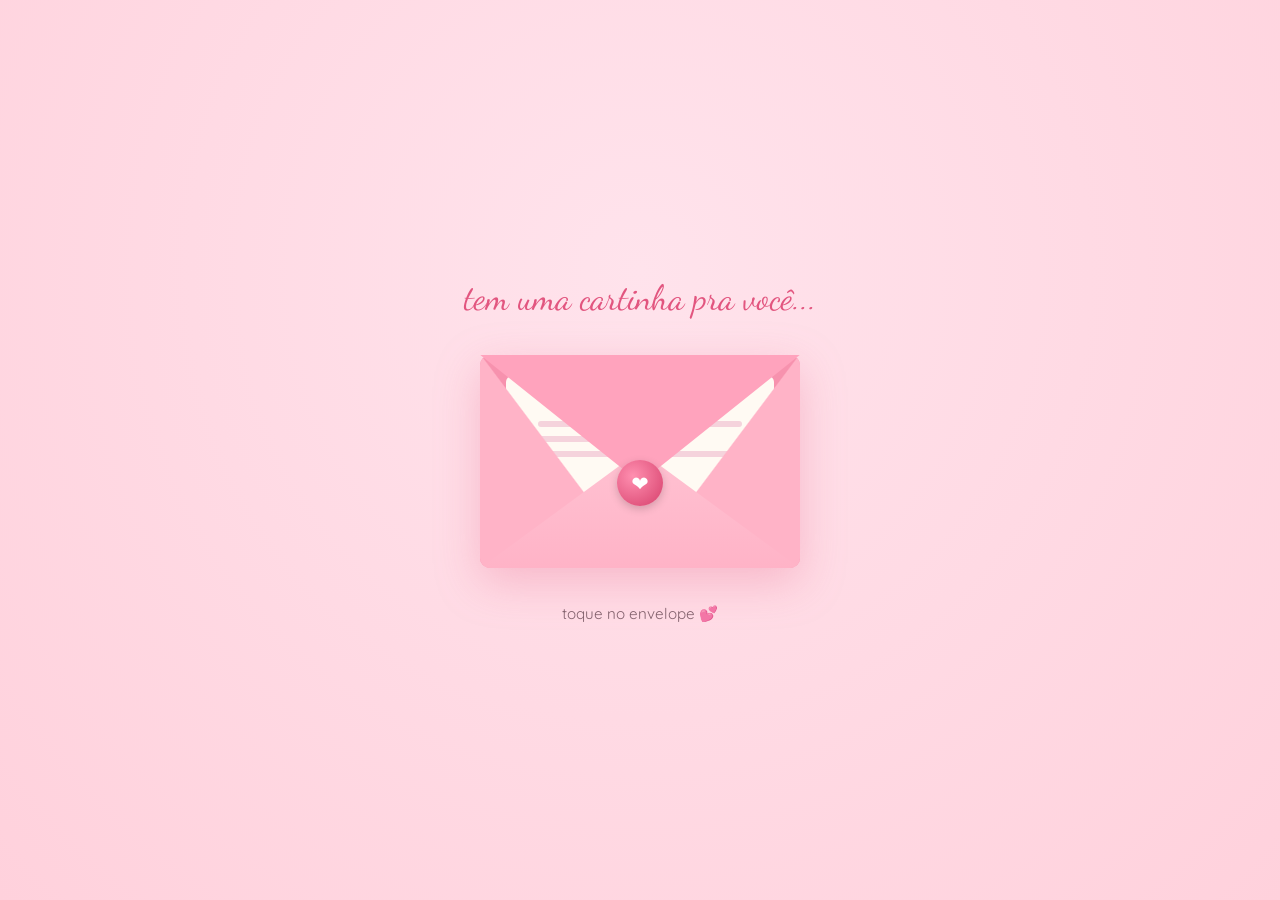
<file: index.html>
<!doctype html>
<html lang="pt-BR">
<head>
  <meta charset="utf-8">
  <meta name="viewport" content="width=device-width, initial-scale=1, viewport-fit=cover">
  <meta name="theme-color" content="#ffd6e0">
  <title>Uma cartinha pra você 💌</title>
  <link rel="icon" href="data:image/svg+xml,<svg xmlns='http://www.w3.org/2000/svg' viewBox='0 0 100 100'><text y='.9em' font-size='90'>💌</text></svg>">
  <link rel="preconnect" href="https://fonts.googleapis.com">
  <link rel="preconnect" href="https://fonts.gstatic.com" crossorigin>
  <link href="https://fonts.googleapis.com/css2?family=Dancing+Script:wght@600;700&family=Quicksand:wght@400;500;600&display=swap" rel="stylesheet">
  <link rel="stylesheet" href="style.css">
</head>
<body>
  <!-- corações flutuando no fundo -->
  <div class="hearts-bg" aria-hidden="true"></div>

  <!-- TELA 1: envelope -->
  <main class="stage" id="stage">
    <p class="hint" id="hint">tem uma cartinha pra você...</p>

    <button class="envelope" id="envelope" aria-label="Abrir a cartinha">
      <span class="env-back"></span>
      <span class="letter-peek">
        <span class="peek-line"></span>
        <span class="peek-line short"></span>
        <span class="peek-line"></span>
      </span>
      <span class="env-front"></span>
      <span class="env-flap"></span>
      <span class="seal">❤</span>
    </button>

    <p class="tap" id="tap">toque no envelope 💕</p>
  </main>

  <!-- TELA 2: a carta -->
  <section class="letter" id="letter" aria-live="polite">
    <div class="paper">
      <h1 class="to" id="to"></h1>
      <div class="body" id="body"></div>
      <p class="sign" id="sign"></p>

      <div class="question" id="question">
        <p class="q-text" id="qText"></p>
        <div class="q-buttons">
          <button class="btn yes" id="yes"></button>
          <button class="btn no" id="no"></button>
        </div>
      </div>
    </div>
  </section>

  <!-- TELA 3: resposta "sim" -->
  <section class="final" id="final">
    <div class="final-card">
      <div class="big-heart">💖</div>
      <h2 id="finalTitle"></h2>
      <p id="finalText"></p>
    </div>
  </section>

  <script src="config.js"></script>
  <script src="script.js"></script>
</body>
</html>
</file>
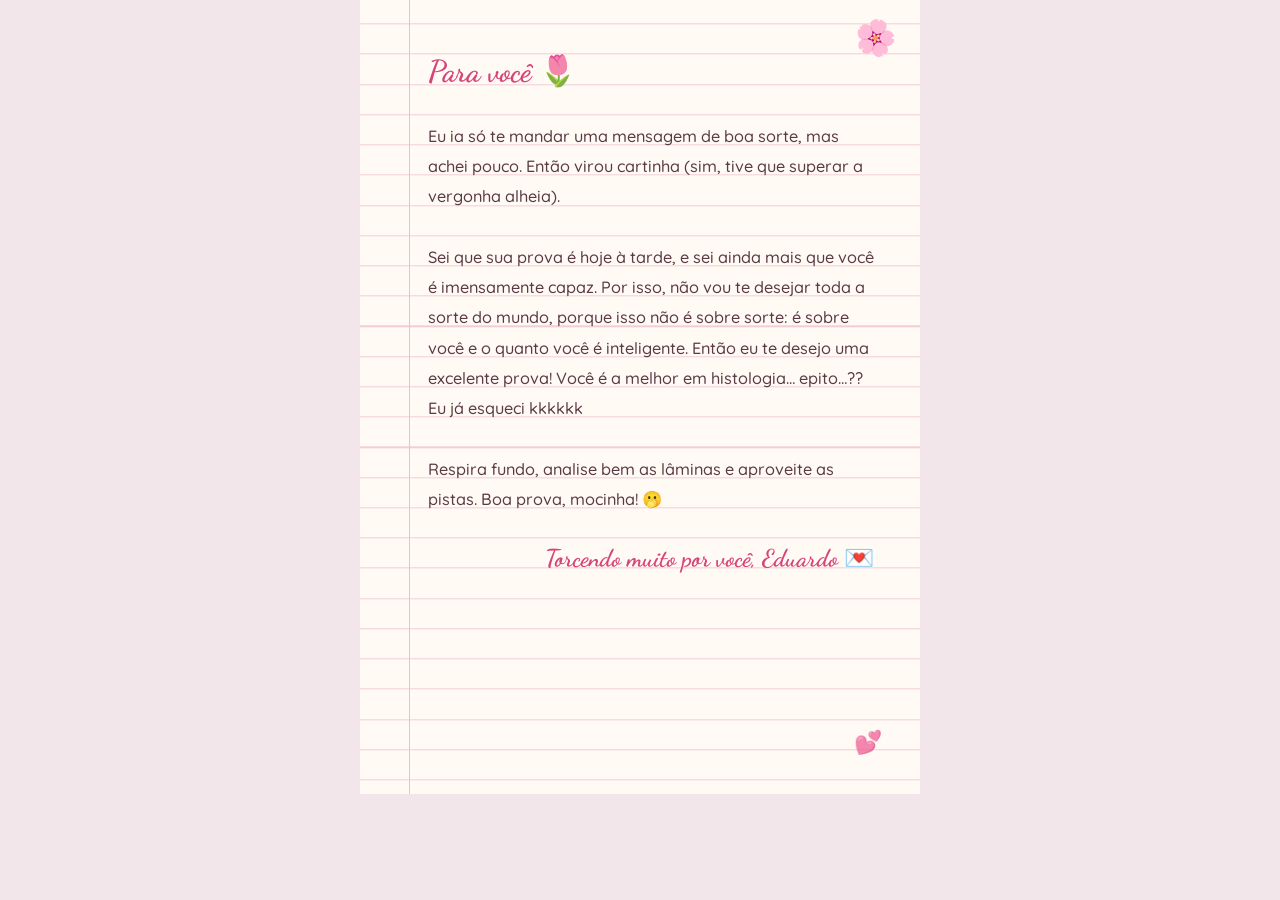
<file: carta-a5.html>
<!doctype html>
<html lang="pt-BR">
<head>
<meta charset="utf-8">
<meta name="viewport" content="width=device-width, initial-scale=1">
<title>Carta A5 pra imprimir 💌</title>
<style>
@font-face { font-family: "Dancing Script"; font-weight: 700; src: url([data-uri]) format("woff2"); }
@font-face { font-family: "Quicksand"; font-weight: 500; src: url([data-uri]) format("woff2"); }
@page { size: A5; margin: 0; }
:root { --row: 8mm; }
* { box-sizing: border-box; margin: 0; padding: 0; }
body { font-family: "Quicksand", sans-serif; color: #5a3a46; background: #fff; -webkit-print-color-adjust: exact; print-color-adjust: exact; }
.page { width: 210mm; height: 297mm; display: flex; flex-direction: column; align-items: center; justify-content: center; gap: 5mm; }
.cut { padding: 4mm; border: 1px dashed #d9a3b5; border-radius: 5mm; position: relative; }
.cut::before { content: "✂"; position: absolute; top: -3.2mm; left: 8mm; font-size: 4.5mm; color: #d9a3b5; background: #fff; padding: 0 1mm; }
.paper {
  position: relative;
  width: 148mm; height: 210mm;
  padding: calc(var(--row) * 2) 12mm 0 18mm;
  /* linhas a cada 8mm; todo o texto anda em múltiplos de 8mm */
  background:
    linear-gradient(to right, transparent 13mm, #f7b9cb 13mm, #f7b9cb 13.35mm, transparent 13.35mm),
    repeating-linear-gradient(to bottom, transparent 0 calc(var(--row) - .3mm), #f2cdd8 calc(var(--row) - .3mm) var(--row)) 0 -1.5mm,
    #fffaf3;
  overflow: hidden;
}
.flower { position: absolute; top: 4mm; right: 6mm; font-size: 9mm; transform: rotate(15deg); }
h1 { font-family: "Dancing Script", cursive; font-weight: 700; font-size: 8mm; line-height: var(--row); color: #d6457a; margin-bottom: var(--row); position: relative; top: -1.2mm; }
p { font-size: 4.3mm; line-height: var(--row); margin-bottom: var(--row); }
.sign { font-family: "Dancing Script", cursive; font-weight: 700; font-size: 6.4mm; line-height: var(--row); color: #d6457a; text-align: right; }
.qr { position: absolute; left: 18mm; bottom: 9mm; display: flex; align-items: center; gap: 3mm; font-size: 3mm; color: #b07a8c; }
.qr div { width: 20mm; height: 20mm; padding: 1.5mm; background: #fff; border-radius: 2mm; }
.qr svg { width: 100%; height: 100%; display: block; }
.hearts { position: absolute; right: 10mm; bottom: 10mm; font-size: 6mm; opacity: .7; }
.tip { font-size: 3mm; color: #b48a99; }
@media screen { body { background: #f3e6ea; } .paper { margin: 0 auto; } }
</style>
</head>
<body>
<div class="paper">
      <span class="flower">🌸</span>
      <h1>Para você 🌷</h1>
      <p>Eu ia só te mandar uma mensagem de boa sorte, mas achei pouco. Então virou cartinha (sim, tive que superar a vergonha alheia).</p>
      <p>Sei que sua prova é hoje à tarde, e sei ainda mais que você é imensamente capaz. Por isso, não vou te desejar toda a sorte do mundo, porque isso não é sobre sorte: é sobre você e o quanto você é inteligente. Então eu te desejo uma excelente prova! Você é a melhor em histologia… epito…?? Eu já esqueci kkkkkk</p>
      <p>Respira fundo, analise bem as lâminas e aproveite as pistas. Boa prova, mocinha! 🫢</p>
      <p class="sign">Torcendo muito por você, Eduardo 💌</p>
      <span class="hearts">💕</span>
</div>
</body>
</html>
</file>
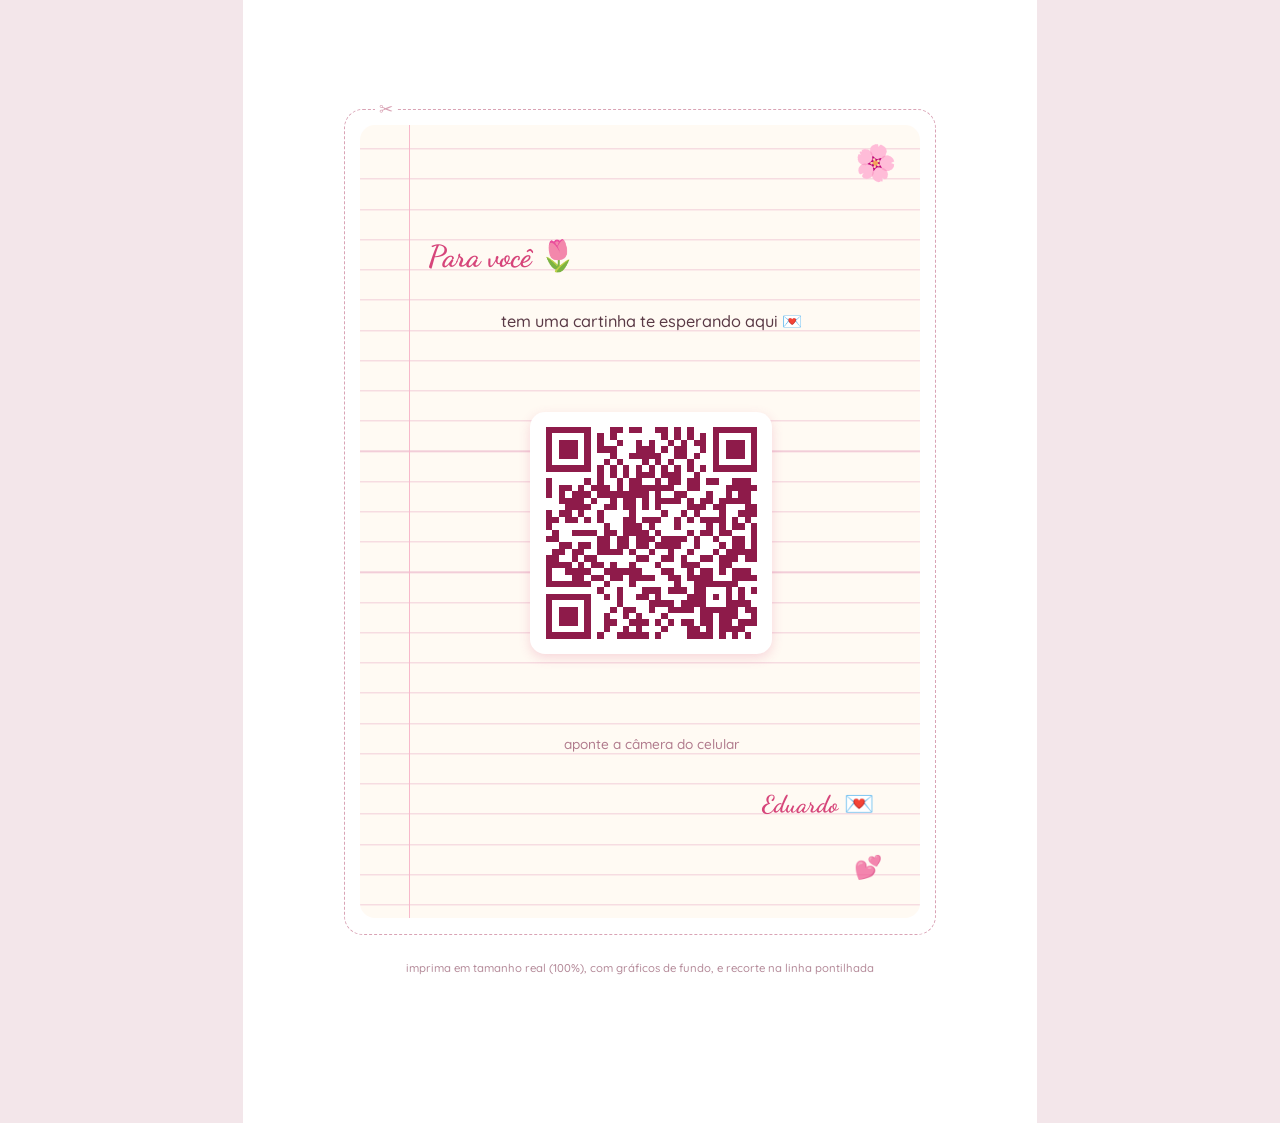
<file: carta-qr.html>
<!doctype html>
<html lang="pt-BR">
<head>
<meta charset="utf-8">
<meta name="viewport" content="width=device-width, initial-scale=1">
<title>Carta com QR pra imprimir 💌</title>
<style>
@font-face { font-family: "Dancing Script"; font-weight: 700; src: url([data-uri]) format("woff2"); }
@font-face { font-family: "Quicksand"; font-weight: 500; src: url([data-uri]) format("woff2"); }
@page { size: A4; margin: 0; }
:root { --row: 8mm; }
* { box-sizing: border-box; margin: 0; padding: 0; }
body { font-family: "Quicksand", sans-serif; color: #5a3a46; background: #fff; -webkit-print-color-adjust: exact; print-color-adjust: exact; }
.page { width: 210mm; height: 297mm; display: flex; flex-direction: column; align-items: center; justify-content: center; gap: 5mm; }
.cut { padding: 4mm; border: 1px dashed #d9a3b5; border-radius: 5mm; position: relative; }
.cut::before { content: "✂"; position: absolute; top: -3.2mm; left: 8mm; font-size: 4.5mm; color: #d9a3b5; background: #fff; padding: 0 1mm; }
.paper {
  position: relative;
  width: 148mm; height: 210mm;
  padding: calc(var(--row) * 2) 12mm 0 18mm;
  border-radius: 4mm;
  /* linhas a cada 8mm; todo o texto anda em múltiplos de 8mm */
  background:
    linear-gradient(to right, transparent 13mm, #f7b9cb 13mm, #f7b9cb 13.35mm, transparent 13.35mm),
    repeating-linear-gradient(to bottom, transparent 0 calc(var(--row) - .3mm), #f2cdd8 calc(var(--row) - .3mm) var(--row)) 0 -1.5mm,
    #fffaf3;
  overflow: hidden;
}
.flower { position: absolute; top: 4mm; right: 6mm; font-size: 9mm; transform: rotate(15deg); }
h1 { font-family: "Dancing Script", cursive; font-weight: 700; font-size: 8mm; line-height: var(--row); color: #d6457a; margin-bottom: var(--row); position: relative; top: -1.2mm; }
p { font-size: 4.3mm; line-height: var(--row); margin-bottom: var(--row); }
.sign { font-family: "Dancing Script", cursive; font-weight: 700; font-size: 6.4mm; line-height: var(--row); color: #d6457a; text-align: right; }
.qr { position: absolute; left: 18mm; bottom: 9mm; display: flex; align-items: center; gap: 3mm; font-size: 3mm; color: #b07a8c; }
.qr div { width: 20mm; height: 20mm; padding: 1.5mm; background: #fff; border-radius: 2mm; }
.qr svg { width: 100%; height: 100%; display: block; }
.center { text-align: center; }
.paper > h1 { margin-top: calc(var(--row) * 2); }
.small { font-size: 3.6mm; color: #b07a8c; }
.bigqr { display: flex; justify-content: center; height: calc(var(--row) * 11); align-items: center; margin-bottom: var(--row); }
.bigqr div { width: 64mm; height: 64mm; padding: 4mm; background: #fff; border-radius: 4mm; box-shadow: 0 1mm 3mm rgba(214, 69, 122, .2); }
.hearts { position: absolute; right: 10mm; bottom: 10mm; font-size: 6mm; opacity: .7; }
.tip { font-size: 3mm; color: #b48a99; }
@media screen { body { background: #f3e6ea; } .page { margin: 0 auto; background: #fff; } }
</style>
</head>
<body>
<div class="page">
  <div class="cut">
    <div class="paper">
      <span class="flower">🌸</span>
      <h1>Para você 🌷</h1>
      <p class="center">tem uma cartinha te esperando aqui 💌</p>
      <div class="bigqr"><div><svg xmlns="http://www.w3.org/2000/svg" viewBox="0 0 33 33" shape-rendering="crispEdges"><path stroke="#8e1b4a" d="M0 0.5h7m3 0h2m1 0h2m2 0h2m1 0h1m1 0h1m3 0h7M0 1.5h1m5 0h1m1 0h1m1 0h1m7 0h1m1 0h1m1 0h1m1 0h1m1 0h1m5 0h1M0 2.5h1m1 0h3m1 0h1m1 0h1m2 0h1m2 0h1m1 0h1m2 0h1m1 0h1m1 0h2m1 0h1m1 0h3m1 0h1M0 3.5h1m1 0h3m1 0h1m1 0h3m3 0h3m1 0h1m1 0h2m2 0h1m1 0h1m1 0h3m1 0h1M0 4.5h1m1 0h3m1 0h1m3 0h1m2 0h5m2 0h2m1 0h1m2 0h1m1 0h3m1 0h1M0 5.5h1m5 0h1m2 0h1m1 0h1m3 0h1m1 0h1m1 0h1m2 0h1m3 0h1m5 0h1M0 6.5h7m1 0h1m1 0h1m1 0h1m1 0h1m1 0h1m1 0h1m1 0h1m1 0h1m1 0h1m1 0h7M8 7.5h1m1 0h1m1 0h1m1 0h3m1 0h3m2 0h1M0 8.5h1m5 0h1m1 0h1m2 0h1m1 0h2m2 0h1m1 0h2m1 0h2m1 0h2m2 0h3M0 9.5h1m1 0h2m1 0h1m1 0h3m1 0h1m1 0h7m2 0h2m4 0h5M0 10.5h1m1 0h1m1 0h3m1 0h8m1 0h1m2 0h2m3 0h1m2 0h1m1 0h2M2 11.5h4m1 0h1m2 0h1m1 0h2m1 0h1m1 0h4m1 0h1m1 0h2m1 0h5M3 12.5h4m2 0h2m1 0h2m1 0h1m1 0h1m4 0h3m1 0h2m3 0h2M0 13.5h1m1 0h2m1 0h1m2 0h1m4 0h1m4 0h1m2 0h1m1 0h1m3 0h1m2 0h3M0 14.5h2m1 0h2m1 0h1m1 0h1m3 0h2m1 0h3m2 0h1m1 0h1m1 0h4m1 0h1m1 0h1M0 15.5h1m8 0h1m2 0h3m1 0h1m3 0h1m4 0h1m1 0h1m1 0h2m1 0h1M1 16.5h1m2 0h4m1 0h2m1 0h4m1 0h1m4 0h1m1 0h2m1 0h2m3 0h1M0 17.5h2m6 0h2m1 0h2m1 0h3m1 0h4m1 0h1m2 0h1m2 0h2m1 0h1M2 18.5h2m1 0h2m1 0h2m1 0h2m1 0h2m1 0h4m2 0h1m3 0h1m1 0h2m1 0h1M1 19.5h2m1 0h2m2 0h4m1 0h1m2 0h1m2 0h1m2 0h1m3 0h1m1 0h5M0 20.5h2m2 0h1m1 0h2m6 0h2m2 0h2m1 0h1m2 0h2m1 0h3m1 0h2M0 21.5h4m1 0h1m1 0h2m1 0h1m2 0h1m3 0h1m3 0h3m3 0h2M0 22.5h1m2 0h4m2 0h6m3 0h2m2 0h1m1 0h2m1 0h1m1 0h3M0 23.5h1m3 0h2m1 0h2m1 0h2m1 0h4m2 0h2m1 0h4m3 0h4M0 24.5h7m2 0h1m3 0h1m6 0h1m2 0h7M8 25.5h1m2 0h1m3 0h3m1 0h3m1 0h2m3 0h1m1 0h1m1 0h1M0 26.5h7m2 0h1m1 0h1m2 0h2m1 0h1m4 0h3m1 0h1m1 0h1m1 0h1M0 27.5h1m5 0h1m4 0h1m4 0h4m1 0h4m3 0h4M0 28.5h1m1 0h3m1 0h1m3 0h1m1 0h2m2 0h1m2 0h4m1 0h6m1 0h2M0 29.5h1m1 0h3m1 0h1m2 0h1m2 0h1m1 0h1m3 0h1m5 0h2m1 0h3m2 0h1M0 30.5h1m1 0h3m1 0h1m2 0h2m2 0h3m1 0h1m1 0h1m1 0h2m1 0h2m1 0h2m1 0h3M0 31.5h1m5 0h1m2 0h1m2 0h1m1 0h1m3 0h1m3 0h2m1 0h1m1 0h4M0 32.5h7m1 0h1m2 0h5m1 0h1m4 0h4m1 0h1m1 0h1m1 0h1"/></svg>
</div></div>
      <p class="center small">aponte a câmera do celular</p>
      <p class="sign">Eduardo 💌</p>
      <span class="hearts">💕</span>
    </div>
  </div>
  <p class="tip">imprima em tamanho real (100%), com gráficos de fundo, e recorte na linha pontilhada</p>
</div>
</body>
</html>
</file>
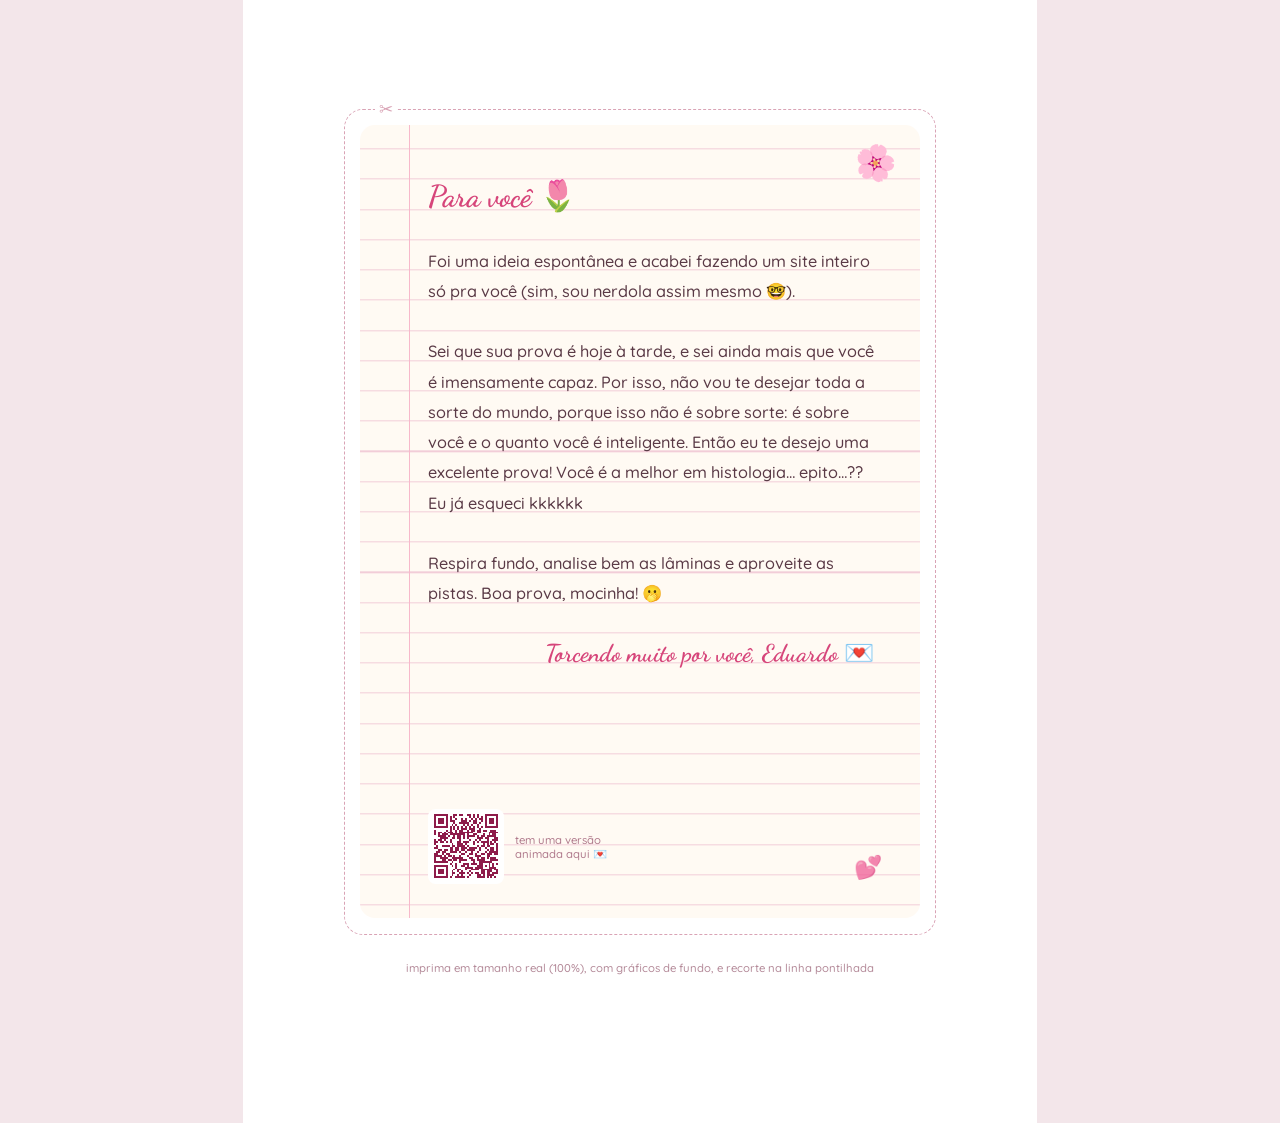
<file: carta.html>
<!doctype html>
<html lang="pt-BR">
<head>
<meta charset="utf-8">
<meta name="viewport" content="width=device-width, initial-scale=1">
<title>Carta pra imprimir 💌</title>
<style>
@font-face { font-family: "Dancing Script"; font-weight: 700; src: url([data-uri]) format("woff2"); }
@font-face { font-family: "Quicksand"; font-weight: 500; src: url([data-uri]) format("woff2"); }
@page { size: A4; margin: 0; }
:root { --row: 8mm; }
* { box-sizing: border-box; margin: 0; padding: 0; }
body { font-family: "Quicksand", sans-serif; color: #5a3a46; background: #fff; -webkit-print-color-adjust: exact; print-color-adjust: exact; }
.page { width: 210mm; height: 297mm; display: flex; flex-direction: column; align-items: center; justify-content: center; gap: 5mm; }
.cut { padding: 4mm; border: 1px dashed #d9a3b5; border-radius: 5mm; position: relative; }
.cut::before { content: "✂"; position: absolute; top: -3.2mm; left: 8mm; font-size: 4.5mm; color: #d9a3b5; background: #fff; padding: 0 1mm; }
.paper {
  position: relative;
  width: 148mm; height: 210mm;
  padding: calc(var(--row) * 2) 12mm 0 18mm;
  border-radius: 4mm;
  /* linhas a cada 8mm; todo o texto anda em múltiplos de 8mm */
  background:
    linear-gradient(to right, transparent 13mm, #f7b9cb 13mm, #f7b9cb 13.35mm, transparent 13.35mm),
    repeating-linear-gradient(to bottom, transparent 0 calc(var(--row) - .3mm), #f2cdd8 calc(var(--row) - .3mm) var(--row)) 0 -1.5mm,
    #fffaf3;
  overflow: hidden;
}
.flower { position: absolute; top: 4mm; right: 6mm; font-size: 9mm; transform: rotate(15deg); }
h1 { font-family: "Dancing Script", cursive; font-weight: 700; font-size: 8mm; line-height: var(--row); color: #d6457a; margin-bottom: var(--row); position: relative; top: -1.2mm; }
p { font-size: 4.3mm; line-height: var(--row); margin-bottom: var(--row); }
.sign { font-family: "Dancing Script", cursive; font-weight: 700; font-size: 6.4mm; line-height: var(--row); color: #d6457a; text-align: right; }
.qr { position: absolute; left: 18mm; bottom: 9mm; display: flex; align-items: center; gap: 3mm; font-size: 3mm; color: #b07a8c; }
.qr div { width: 20mm; height: 20mm; padding: 1.5mm; background: #fff; border-radius: 2mm; }
.qr svg { width: 100%; height: 100%; display: block; }
.hearts { position: absolute; right: 10mm; bottom: 10mm; font-size: 6mm; opacity: .7; }
.tip { font-size: 3mm; color: #b48a99; }
@media screen { body { background: #f3e6ea; } .page { margin: 0 auto; background: #fff; } }
</style>
</head>
<body>
<div class="page">
  <div class="cut">
    <div class="paper">
      <span class="flower">🌸</span>
      <h1>Para você 🌷</h1>
      <p>Foi uma ideia espontânea e acabei fazendo um site inteiro só pra você (sim, sou nerdola assim mesmo 🤓).</p>
      <p>Sei que sua prova é hoje à tarde, e sei ainda mais que você é imensamente capaz. Por isso, não vou te desejar toda a sorte do mundo, porque isso não é sobre sorte: é sobre você e o quanto você é inteligente. Então eu te desejo uma excelente prova! Você é a melhor em histologia… epito…?? Eu já esqueci kkkkkk</p>
      <p>Respira fundo, analise bem as lâminas e aproveite as pistas. Boa prova, mocinha! 🫢</p>
      <p class="sign">Torcendo muito por você, Eduardo 💌</p>
      <div class="qr"><div><svg xmlns="http://www.w3.org/2000/svg" viewBox="0 0 33 33" shape-rendering="crispEdges"><path stroke="#8e1b4a" d="M0 0.5h7m3 0h2m1 0h2m2 0h2m1 0h1m1 0h1m3 0h7M0 1.5h1m5 0h1m1 0h1m1 0h1m7 0h1m1 0h1m1 0h1m1 0h1m1 0h1m5 0h1M0 2.5h1m1 0h3m1 0h1m1 0h1m2 0h1m2 0h1m1 0h1m2 0h1m1 0h1m1 0h2m1 0h1m1 0h3m1 0h1M0 3.5h1m1 0h3m1 0h1m1 0h3m3 0h3m1 0h1m1 0h2m2 0h1m1 0h1m1 0h3m1 0h1M0 4.5h1m1 0h3m1 0h1m3 0h1m2 0h5m2 0h2m1 0h1m2 0h1m1 0h3m1 0h1M0 5.5h1m5 0h1m2 0h1m1 0h1m3 0h1m1 0h1m1 0h1m2 0h1m3 0h1m5 0h1M0 6.5h7m1 0h1m1 0h1m1 0h1m1 0h1m1 0h1m1 0h1m1 0h1m1 0h1m1 0h1m1 0h7M8 7.5h1m1 0h1m1 0h1m1 0h3m1 0h3m2 0h1M0 8.5h1m5 0h1m1 0h1m2 0h1m1 0h2m2 0h1m1 0h2m1 0h2m1 0h2m2 0h3M0 9.5h1m1 0h2m1 0h1m1 0h3m1 0h1m1 0h7m2 0h2m4 0h5M0 10.5h1m1 0h1m1 0h3m1 0h8m1 0h1m2 0h2m3 0h1m2 0h1m1 0h2M2 11.5h4m1 0h1m2 0h1m1 0h2m1 0h1m1 0h4m1 0h1m1 0h2m1 0h5M3 12.5h4m2 0h2m1 0h2m1 0h1m1 0h1m4 0h3m1 0h2m3 0h2M0 13.5h1m1 0h2m1 0h1m2 0h1m4 0h1m4 0h1m2 0h1m1 0h1m3 0h1m2 0h3M0 14.5h2m1 0h2m1 0h1m1 0h1m3 0h2m1 0h3m2 0h1m1 0h1m1 0h4m1 0h1m1 0h1M0 15.5h1m8 0h1m2 0h3m1 0h1m3 0h1m4 0h1m1 0h1m1 0h2m1 0h1M1 16.5h1m2 0h4m1 0h2m1 0h4m1 0h1m4 0h1m1 0h2m1 0h2m3 0h1M0 17.5h2m6 0h2m1 0h2m1 0h3m1 0h4m1 0h1m2 0h1m2 0h2m1 0h1M2 18.5h2m1 0h2m1 0h2m1 0h2m1 0h2m1 0h4m2 0h1m3 0h1m1 0h2m1 0h1M1 19.5h2m1 0h2m2 0h4m1 0h1m2 0h1m2 0h1m2 0h1m3 0h1m1 0h5M0 20.5h2m2 0h1m1 0h2m6 0h2m2 0h2m1 0h1m2 0h2m1 0h3m1 0h2M0 21.5h4m1 0h1m1 0h2m1 0h1m2 0h1m3 0h1m3 0h3m3 0h2M0 22.5h1m2 0h4m2 0h6m3 0h2m2 0h1m1 0h2m1 0h1m1 0h3M0 23.5h1m3 0h2m1 0h2m1 0h2m1 0h4m2 0h2m1 0h4m3 0h4M0 24.5h7m2 0h1m3 0h1m6 0h1m2 0h7M8 25.5h1m2 0h1m3 0h3m1 0h3m1 0h2m3 0h1m1 0h1m1 0h1M0 26.5h7m2 0h1m1 0h1m2 0h2m1 0h1m4 0h3m1 0h1m1 0h1m1 0h1M0 27.5h1m5 0h1m4 0h1m4 0h4m1 0h4m3 0h4M0 28.5h1m1 0h3m1 0h1m3 0h1m1 0h2m2 0h1m2 0h4m1 0h6m1 0h2M0 29.5h1m1 0h3m1 0h1m2 0h1m2 0h1m1 0h1m3 0h1m5 0h2m1 0h3m2 0h1M0 30.5h1m1 0h3m1 0h1m2 0h2m2 0h3m1 0h1m1 0h1m1 0h2m1 0h2m1 0h2m1 0h3M0 31.5h1m5 0h1m2 0h1m2 0h1m1 0h1m3 0h1m3 0h2m1 0h1m1 0h4M0 32.5h7m1 0h1m2 0h5m1 0h1m4 0h4m1 0h1m1 0h1m1 0h1"/></svg>
</div><span>tem uma versão<br>animada aqui 💌</span></div>
      <span class="hearts">💕</span>
    </div>
  </div>
  <p class="tip">imprima em tamanho real (100%), com gráficos de fundo, e recorte na linha pontilhada</p>
</div>
</body>
</html>
</file>
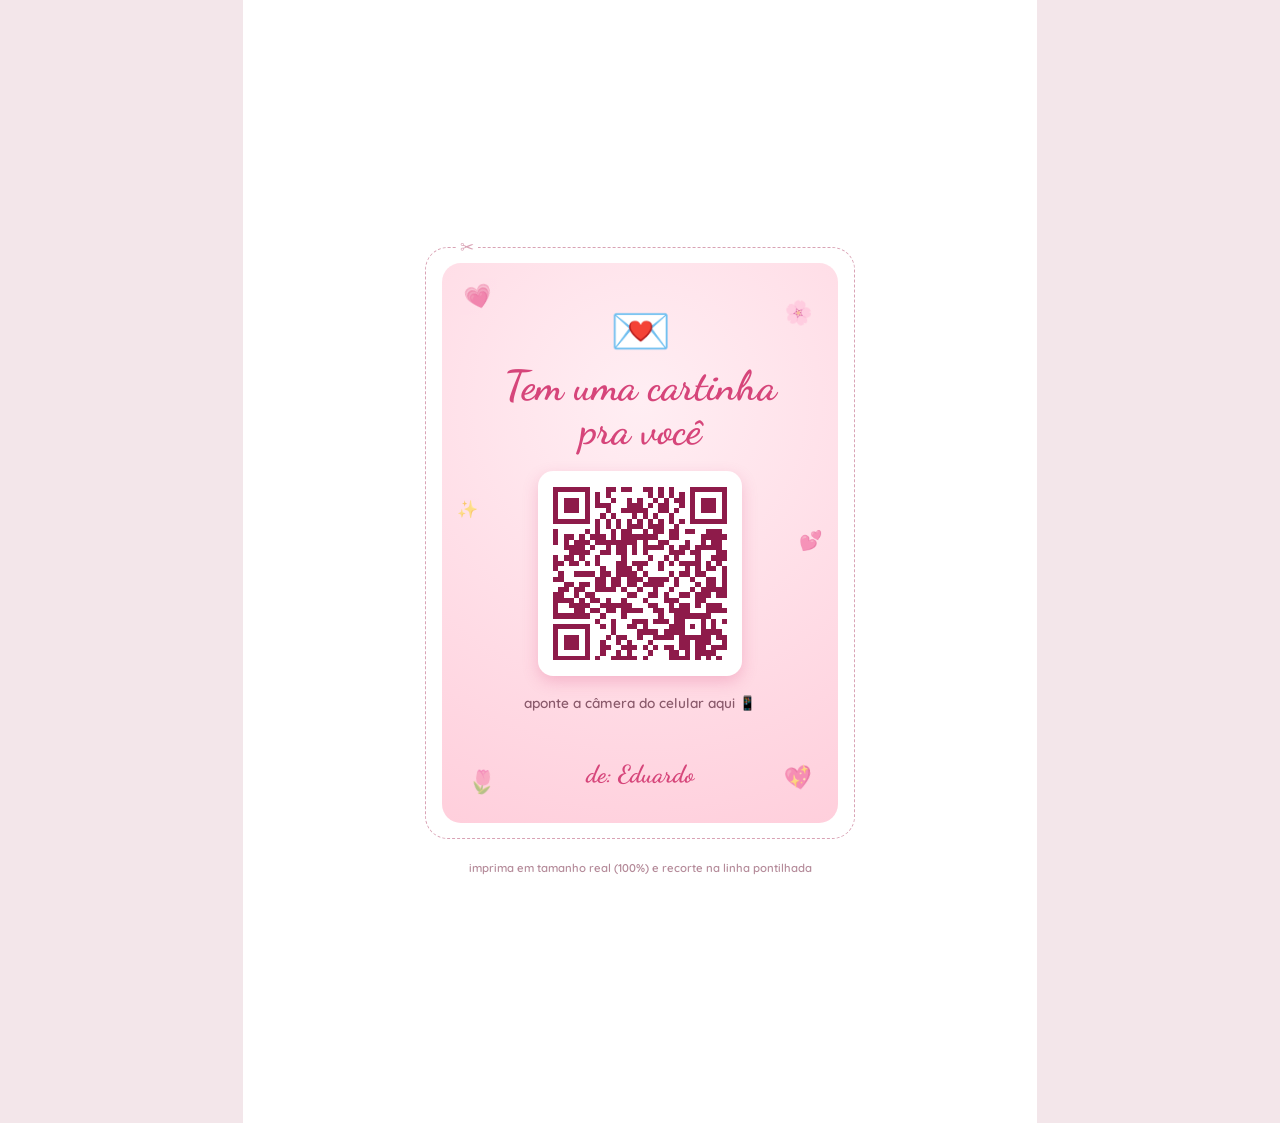
<file: cartao.html>
<!doctype html>
<html lang="pt-BR">
<head>
<meta charset="utf-8">
<meta name="viewport" content="width=device-width, initial-scale=1">
<title>Cartão pra imprimir 💌</title>
<style>
@font-face { font-family: "Dancing Script"; font-weight: 700; src: url([data-uri]) format("woff2"); }
@font-face { font-family: "Quicksand"; font-weight: 600; src: url([data-uri]) format("woff2"); }
@page { size: A4; margin: 0; }
* { box-sizing: border-box; margin: 0; padding: 0; }
html, body { background: #fff; }
body {
  font-family: "Quicksand", sans-serif;
  color: #5a3a46;
  -webkit-print-color-adjust: exact; print-color-adjust: exact;
}
.page {
  width: 210mm; height: 297mm;
  display: flex; flex-direction: column; align-items: center; justify-content: center; gap: 6mm;
}
.cut { padding: 4mm; border: 1px dashed #d9a3b5; border-radius: 6mm; position: relative; }
.cut::before { content: "✂"; position: absolute; top: -3.2mm; left: 8mm; font-size: 4.5mm; color: #d9a3b5; background: #fff; padding: 0 1mm; }
.card {
  width: 105mm; height: 148mm;
  border-radius: 5mm;
  background: radial-gradient(circle at 50% 25%, #ffeef3, #ffcfdc);
  position: relative; overflow: hidden;
  display: flex; flex-direction: column; align-items: center;
  padding: 11mm 9mm 9mm;
  text-align: center;
}
.deco { position: absolute; font-size: 6mm; opacity: .55; }
.envelope { font-size: 13mm; line-height: 1; }
h1 {
  font-family: "Dancing Script", cursive; font-weight: 700;
  font-size: 11mm; line-height: 1.05;
  color: #d6457a;
  margin: 3mm 0 5mm;
}
.qr {
  width: 54mm; height: 54mm;
  padding: 4mm;
  background: #fff;
  border-radius: 4mm;
  box-shadow: 0 1.5mm 4mm rgba(214, 69, 122, .25);
}
.qr svg { width: 100%; height: 100%; display: block; }
.how { margin-top: 5mm; font-size: 3.6mm; font-weight: 600; color: #8a5a6b; }
.sign {
  margin-top: auto;
  font-family: "Dancing Script", cursive; font-weight: 700;
  font-size: 6.5mm; color: #d6457a;
}
.tip { font-size: 3mm; color: #b48a99; }
@media screen { body { background: #f3e6ea; } .page { margin: 0 auto; background: #fff; } }
</style>
</head>
<body>
<div class="page">
  <div class="cut">
    <div class="card">
      <span class="deco" style="top:5mm;left:6mm;transform:rotate(-15deg)">💗</span>
      <span class="deco" style="top:9mm;right:7mm;transform:rotate(12deg)">🌸</span>
      <span class="deco" style="top:62mm;left:4mm;font-size:4.5mm">✨</span>
      <span class="deco" style="top:70mm;right:4mm;font-size:5mm">💕</span>
      <span class="deco" style="bottom:7mm;left:7mm;transform:rotate(10deg)">🌷</span>
      <span class="deco" style="bottom:8mm;right:7mm;transform:rotate(-10deg)">💖</span>

      <div class="envelope">💌</div>
      <h1>Tem uma cartinha<br>pra você</h1>
      <div class="qr"><svg xmlns="http://www.w3.org/2000/svg" viewBox="0 0 33 33" shape-rendering="crispEdges"><path stroke="#8e1b4a" d="M0 0.5h7m3 0h2m1 0h2m2 0h2m1 0h1m1 0h1m3 0h7M0 1.5h1m5 0h1m1 0h1m1 0h1m7 0h1m1 0h1m1 0h1m1 0h1m1 0h1m5 0h1M0 2.5h1m1 0h3m1 0h1m1 0h1m2 0h1m2 0h1m1 0h1m2 0h1m1 0h1m1 0h2m1 0h1m1 0h3m1 0h1M0 3.5h1m1 0h3m1 0h1m1 0h3m3 0h3m1 0h1m1 0h2m2 0h1m1 0h1m1 0h3m1 0h1M0 4.5h1m1 0h3m1 0h1m3 0h1m2 0h5m2 0h2m1 0h1m2 0h1m1 0h3m1 0h1M0 5.5h1m5 0h1m2 0h1m1 0h1m3 0h1m1 0h1m1 0h1m2 0h1m3 0h1m5 0h1M0 6.5h7m1 0h1m1 0h1m1 0h1m1 0h1m1 0h1m1 0h1m1 0h1m1 0h1m1 0h1m1 0h7M8 7.5h1m1 0h1m1 0h1m1 0h3m1 0h3m2 0h1M0 8.5h1m5 0h1m1 0h1m2 0h1m1 0h2m2 0h1m1 0h2m1 0h2m1 0h2m2 0h3M0 9.5h1m1 0h2m1 0h1m1 0h3m1 0h1m1 0h7m2 0h2m4 0h5M0 10.5h1m1 0h1m1 0h3m1 0h8m1 0h1m2 0h2m3 0h1m2 0h1m1 0h2M2 11.5h4m1 0h1m2 0h1m1 0h2m1 0h1m1 0h4m1 0h1m1 0h2m1 0h5M3 12.5h4m2 0h2m1 0h2m1 0h1m1 0h1m4 0h3m1 0h2m3 0h2M0 13.5h1m1 0h2m1 0h1m2 0h1m4 0h1m4 0h1m2 0h1m1 0h1m3 0h1m2 0h3M0 14.5h2m1 0h2m1 0h1m1 0h1m3 0h2m1 0h3m2 0h1m1 0h1m1 0h4m1 0h1m1 0h1M0 15.5h1m8 0h1m2 0h3m1 0h1m3 0h1m4 0h1m1 0h1m1 0h2m1 0h1M1 16.5h1m2 0h4m1 0h2m1 0h4m1 0h1m4 0h1m1 0h2m1 0h2m3 0h1M0 17.5h2m6 0h2m1 0h2m1 0h3m1 0h4m1 0h1m2 0h1m2 0h2m1 0h1M2 18.5h2m1 0h2m1 0h2m1 0h2m1 0h2m1 0h4m2 0h1m3 0h1m1 0h2m1 0h1M1 19.5h2m1 0h2m2 0h4m1 0h1m2 0h1m2 0h1m2 0h1m3 0h1m1 0h5M0 20.5h2m2 0h1m1 0h2m6 0h2m2 0h2m1 0h1m2 0h2m1 0h3m1 0h2M0 21.5h4m1 0h1m1 0h2m1 0h1m2 0h1m3 0h1m3 0h3m3 0h2M0 22.5h1m2 0h4m2 0h6m3 0h2m2 0h1m1 0h2m1 0h1m1 0h3M0 23.5h1m3 0h2m1 0h2m1 0h2m1 0h4m2 0h2m1 0h4m3 0h4M0 24.5h7m2 0h1m3 0h1m6 0h1m2 0h7M8 25.5h1m2 0h1m3 0h3m1 0h3m1 0h2m3 0h1m1 0h1m1 0h1M0 26.5h7m2 0h1m1 0h1m2 0h2m1 0h1m4 0h3m1 0h1m1 0h1m1 0h1M0 27.5h1m5 0h1m4 0h1m4 0h4m1 0h4m3 0h4M0 28.5h1m1 0h3m1 0h1m3 0h1m1 0h2m2 0h1m2 0h4m1 0h6m1 0h2M0 29.5h1m1 0h3m1 0h1m2 0h1m2 0h1m1 0h1m3 0h1m5 0h2m1 0h3m2 0h1M0 30.5h1m1 0h3m1 0h1m2 0h2m2 0h3m1 0h1m1 0h1m1 0h2m1 0h2m1 0h2m1 0h3M0 31.5h1m5 0h1m2 0h1m2 0h1m1 0h1m3 0h1m3 0h2m1 0h1m1 0h4M0 32.5h7m1 0h1m2 0h5m1 0h1m4 0h4m1 0h1m1 0h1m1 0h1"/></svg>
</div>
      <p class="how">aponte a câmera do celular aqui 📱</p>
      <p class="sign">de: Eduardo</p>
    </div>
  </div>
  <p class="tip">imprima em tamanho real (100%) e recorte na linha pontilhada</p>
</div>
</body>
</html>
</file>
<file: style.css>
:root {
  --bg1: #ffe3ec;
  --bg2: #ffd1dc;
  --pink: #ff7aa2;
  --pink-dark: #e2557f;
  --env: #ffb3c7;
  --env-dark: #f792ae;
  --paper: #fffaf3;
  --ink: #5a3a46;
}

* { box-sizing: border-box; margin: 0; padding: 0; }

html, body { height: 100%; }

body {
  font-family: "Quicksand", system-ui, sans-serif;
  color: var(--ink);
  background: radial-gradient(circle at 50% 30%, var(--bg1), var(--bg2));
  overflow: hidden;
  -webkit-tap-highlight-color: transparent;
}

button { font: inherit; border: 0; background: none; cursor: pointer; color: inherit; }

/* ---------- corações de fundo ---------- */
.hearts-bg { position: fixed; inset: 0; pointer-events: none; overflow: hidden; z-index: 0; }

.float-heart {
  position: absolute;
  bottom: -40px;
  animation: floatUp linear forwards;
  opacity: 0;
  user-select: none;
}

@keyframes floatUp {
  0%   { transform: translateY(0) translateX(0) rotate(0); opacity: 0; }
  10%  { opacity: .8; }
  50%  { transform: translateY(-55vh) translateX(20px) rotate(15deg); }
  100% { transform: translateY(-115vh) translateX(-20px) rotate(-15deg); opacity: 0; }
}

/* ---------- tela do envelope ---------- */
.stage {
  position: relative;
  z-index: 1;
  height: 100%;
  display: flex;
  flex-direction: column;
  align-items: center;
  justify-content: center;
  gap: 36px;
  padding: 16px;
  transition: opacity .6s ease, transform .6s ease;
}

.stage.gone { opacity: 0; transform: scale(.9); pointer-events: none; }

.hint {
  font-family: "Dancing Script", cursive;
  font-size: clamp(1.6rem, 6vw, 2.2rem);
  color: var(--pink-dark);
  animation: fadeIn 1.2s ease both;
}

.tap {
  font-size: .95rem;
  opacity: .75;
  animation: pulse 1.6s ease-in-out infinite;
}

.envelope {
  position: relative;
  width: min(80vw, 320px);
  aspect-ratio: 3 / 2;
  animation: wobble 2.4s ease-in-out infinite;
  filter: drop-shadow(0 14px 22px rgba(226, 85, 127, .28));
}

.envelope.opening { animation: none; }

.env-back {
  position: absolute; inset: 0;
  background: var(--env-dark);
  border-radius: 10px;
}

.env-front {
  position: absolute; inset: 0;
  border-radius: 10px;
  background:
    linear-gradient(to top right, var(--env) 50%, transparent 50.5%) left / 50% 100% no-repeat,
    linear-gradient(to top left,  var(--env) 50%, transparent 50.5%) right / 50% 100% no-repeat;
  z-index: 3;
}

.env-front::after {
  content: "";
  position: absolute; left: 0; right: 0; bottom: 0; height: 55%;
  background: linear-gradient(to top, var(--env), #ffc2d2);
  clip-path: polygon(0 100%, 50% 0, 100% 100%);
  border-radius: 0 0 10px 10px;
}

.env-flap {
  position: absolute; left: 0; right: 0; top: 0; height: 60%;
  background: #ffa3bd;
  clip-path: polygon(0 0, 100% 0, 50% 100%);
  transform-origin: top;
  transition: transform .7s cubic-bezier(.6, -0.2, .4, 1.4);
  z-index: 4;
}

.envelope.opening .env-flap { transform: rotateX(180deg); z-index: 1; }

.seal {
  position: absolute; left: 50%; top: 60%;
  transform: translate(-50%, -50%);
  width: 46px; height: 46px;
  display: grid; place-items: center;
  border-radius: 50%;
  background: radial-gradient(circle at 35% 35%, #ff8fb0, #d63f6b);
  color: #fff;
  font-size: 1.3rem;
  box-shadow: 0 3px 8px rgba(0, 0, 0, .18);
  z-index: 5;
  transition: transform .4s ease, opacity .4s ease;
}

.envelope.opening .seal { transform: translate(-50%, -50%) scale(0) rotate(90deg); opacity: 0; }

.letter-peek {
  position: absolute; left: 8%; right: 8%; top: 10%; bottom: 6%;
  background: var(--paper);
  border-radius: 6px;
  padding: 14% 10%;
  display: flex; flex-direction: column; gap: 10%;
  z-index: 2;
  transition: transform .9s cubic-bezier(.3, 1.3, .5, 1) .5s;
}

.peek-line { height: 6px; border-radius: 3px; background: #f5d3dc; }
.peek-line.short { width: 60%; }

.envelope.opening .letter-peek { transform: translateY(-70%); }

/* ---------- a carta ---------- */
.letter {
  position: fixed; inset: 0;
  z-index: 2;
  display: flex;
  align-items: flex-start;
  justify-content: center;
  padding: max(24px, env(safe-area-inset-top)) 16px 24px;
  overflow-y: auto;
  opacity: 0;
  pointer-events: none;
  transition: opacity .7s ease;
}

.letter.show { opacity: 1; pointer-events: auto; }

.paper {
  position: relative;
  width: 100%;
  max-width: 520px;
  margin: auto 0;
  /* tudo na carta anda em múltiplos de 32px pra escrita cair em cima das linhas */
  padding: 32px 26px;
  background:
    repeating-linear-gradient(to bottom, transparent 0 31px, #f6dfe4 31px 32px) 0 -5px,
    var(--paper);
  border-radius: 14px;
  box-shadow: 0 20px 50px rgba(226, 85, 127, .25);
  transform: translateY(40px) scale(.95);
  transition: transform .8s cubic-bezier(.3, 1.4, .5, 1);
}

.letter.show .paper { transform: none; }

.paper::before {
  content: "🌸";
  position: absolute; top: -18px; right: 18px;
  font-size: 2rem;
  transform: rotate(15deg);
}

.to {
  font-family: "Dancing Script", cursive;
  font-size: 2rem;
  line-height: 32px;
  color: var(--pink-dark);
  margin-bottom: 32px;
  min-height: 32px;
}

.body p {
  font-size: 1.05rem;
  line-height: 32px;
  margin-bottom: 32px;
}

.caret::after {
  content: "|";
  margin-left: 1px;
  color: var(--pink);
  animation: blink .8s steps(1) infinite;
}

.sign {
  font-family: "Dancing Script", cursive;
  font-size: 1.6rem;
  text-align: right;
  line-height: 32px;
  color: var(--pink-dark);
  opacity: 0;
  transform: translateY(8px);
  transition: opacity .8s ease, transform .8s ease;
}

.sign.show { opacity: 1; transform: none; }

.question {
  margin-top: 28px;
  text-align: center;
  opacity: 0;
  transform: scale(.9);
  transition: opacity .6s ease, transform .6s cubic-bezier(.3, 1.6, .5, 1);
  pointer-events: none;
}

.question.show { opacity: 1; transform: none; pointer-events: auto; }

.q-text {
  font-family: "Dancing Script", cursive;
  font-size: 1.9rem;
  color: var(--pink-dark);
  margin-bottom: 18px;
}

.q-buttons {
  position: relative;
  display: flex;
  justify-content: center;
  gap: 14px;
  min-height: 52px;
}

.btn {
  padding: 12px 26px;
  border-radius: 999px;
  font-weight: 600;
  font-size: 1.05rem;
  transition: transform .2s ease, box-shadow .2s ease;
}

.btn.yes {
  background: linear-gradient(135deg, #ff8fb0, var(--pink-dark));
  color: #fff;
  box-shadow: 0 8px 18px rgba(226, 85, 127, .4);
  animation: pulse 1.4s ease-in-out infinite;
}

.btn.yes:active { transform: scale(.95); }

.btn.no {
  background: #fff;
  border: 2px solid #f3c3d1;
  color: #b07a8c;
}

.btn.no.running {
  position: fixed;
  z-index: 50;
  transition: left .25s ease, top .25s ease, transform .2s ease;
}

/* ---------- final ---------- */
.final {
  position: fixed; inset: 0;
  z-index: 3;
  display: grid; place-items: center;
  padding: 16px;
  background: rgba(255, 214, 224, .7);
  backdrop-filter: blur(6px);
  -webkit-backdrop-filter: blur(6px);
  opacity: 0;
  pointer-events: none;
  transition: opacity .6s ease;
}

.final.show { opacity: 1; pointer-events: auto; }

.final-card {
  max-width: 420px;
  text-align: center;
  padding: 36px 26px;
  background: var(--paper);
  border-radius: 20px;
  box-shadow: 0 20px 50px rgba(226, 85, 127, .3);
  transform: scale(.6);
  transition: transform .7s cubic-bezier(.3, 1.6, .5, 1);
}

.final.show .final-card { transform: none; }

.big-heart { font-size: 4.5rem; animation: beat 1s ease-in-out infinite; }

.final-card h2 {
  font-family: "Dancing Script", cursive;
  font-size: 2.6rem;
  color: var(--pink-dark);
  margin: 8px 0 10px;
}

.final-card p { font-size: 1.05rem; line-height: 1.6; }

/* chuva de corações */
.burst {
  position: fixed;
  z-index: 60;
  pointer-events: none;
  animation: burst 1.6s cubic-bezier(.2, .7, .4, 1) forwards;
}

@keyframes burst {
  0%   { transform: translate(0, 0) scale(.4); opacity: 1; }
  100% { transform: translate(var(--dx), var(--dy)) scale(1.2) rotate(var(--rot)); opacity: 0; }
}

/* ---------- utilitários ---------- */
@keyframes fadeIn { from { opacity: 0; transform: translateY(10px); } to { opacity: 1; transform: none; } }
@keyframes pulse  { 0%, 100% { transform: scale(1); } 50% { transform: scale(1.06); } }
@keyframes beat   { 0%, 100% { transform: scale(1); } 15% { transform: scale(1.2); } 30% { transform: scale(1); } 45% { transform: scale(1.15); } }
@keyframes blink  { 50% { opacity: 0; } }
@keyframes wobble { 0%, 100% { transform: rotate(-2deg); } 50% { transform: rotate(2deg) translateY(-6px); } }

@media (prefers-reduced-motion: reduce) {
  *, *::before, *::after { animation-duration: .01ms !important; animation-iteration-count: 1 !important; transition-duration: .01ms !important; }
}
</file>
